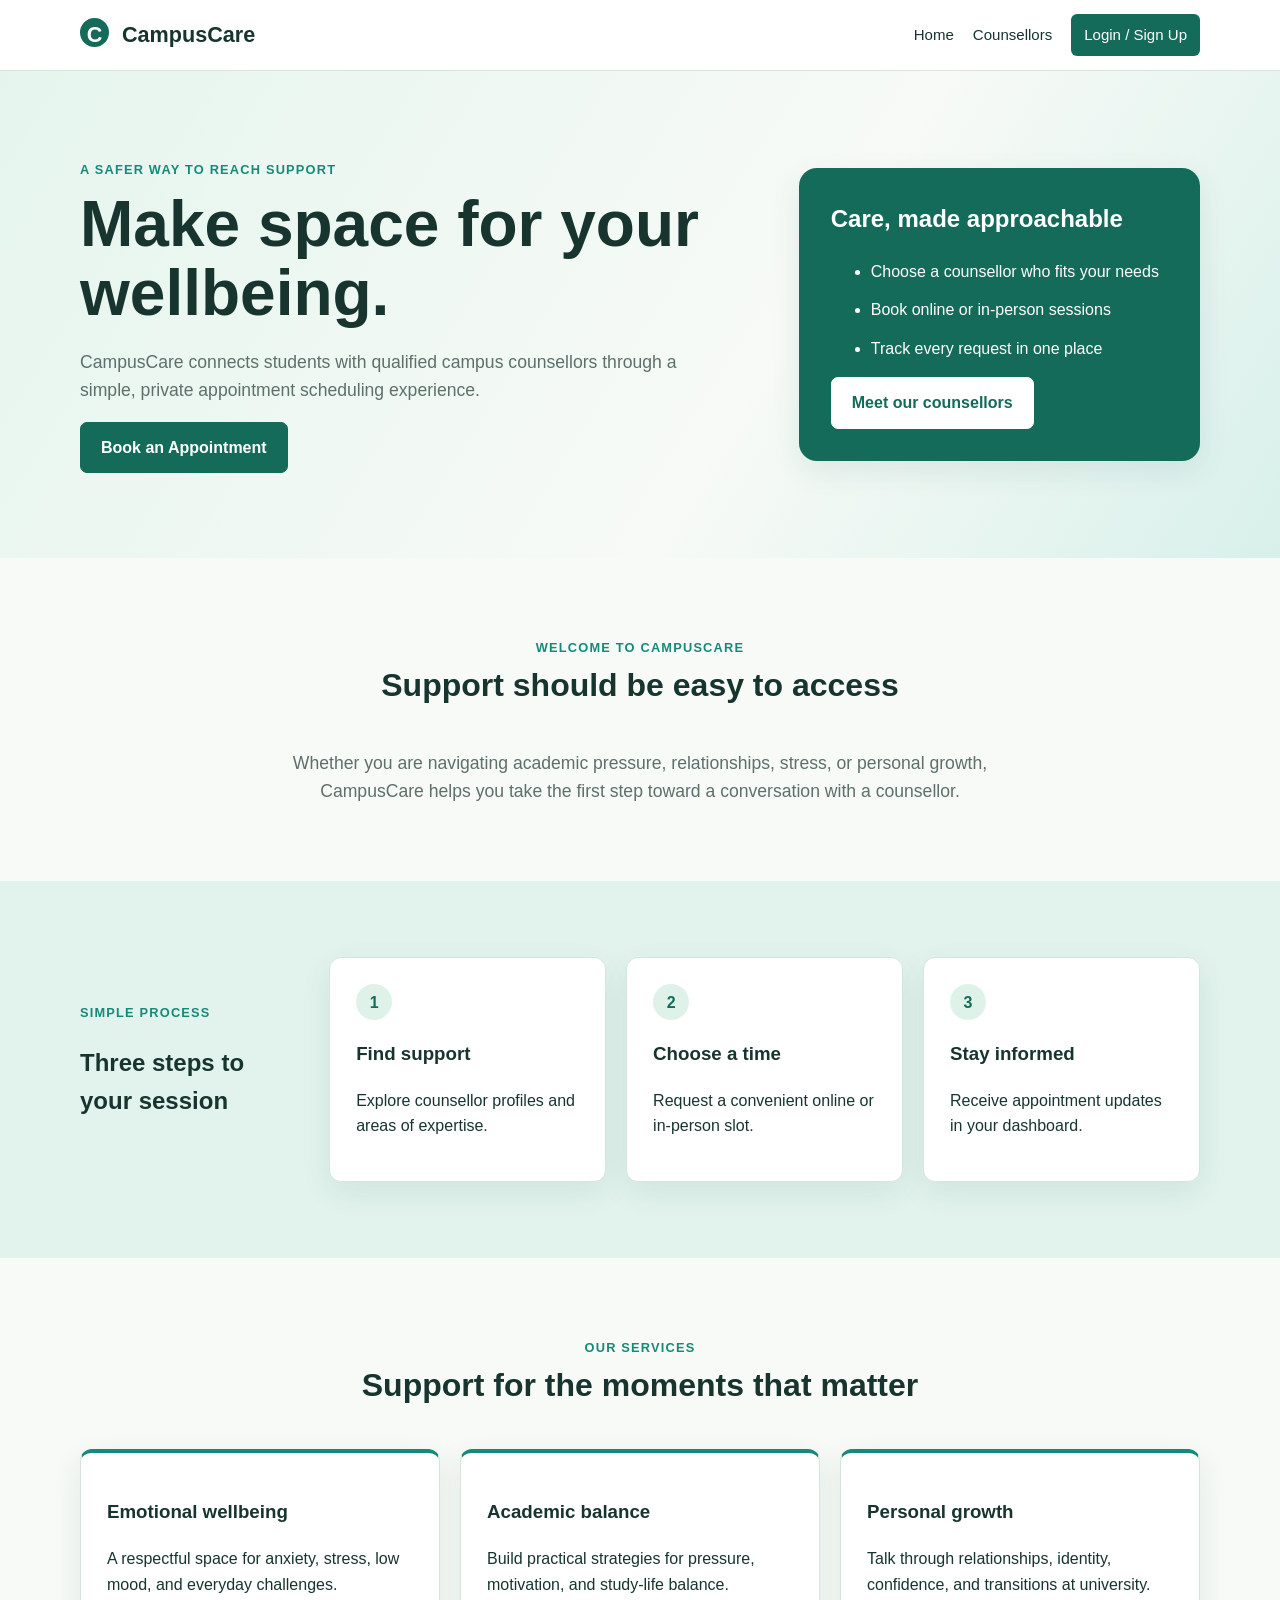
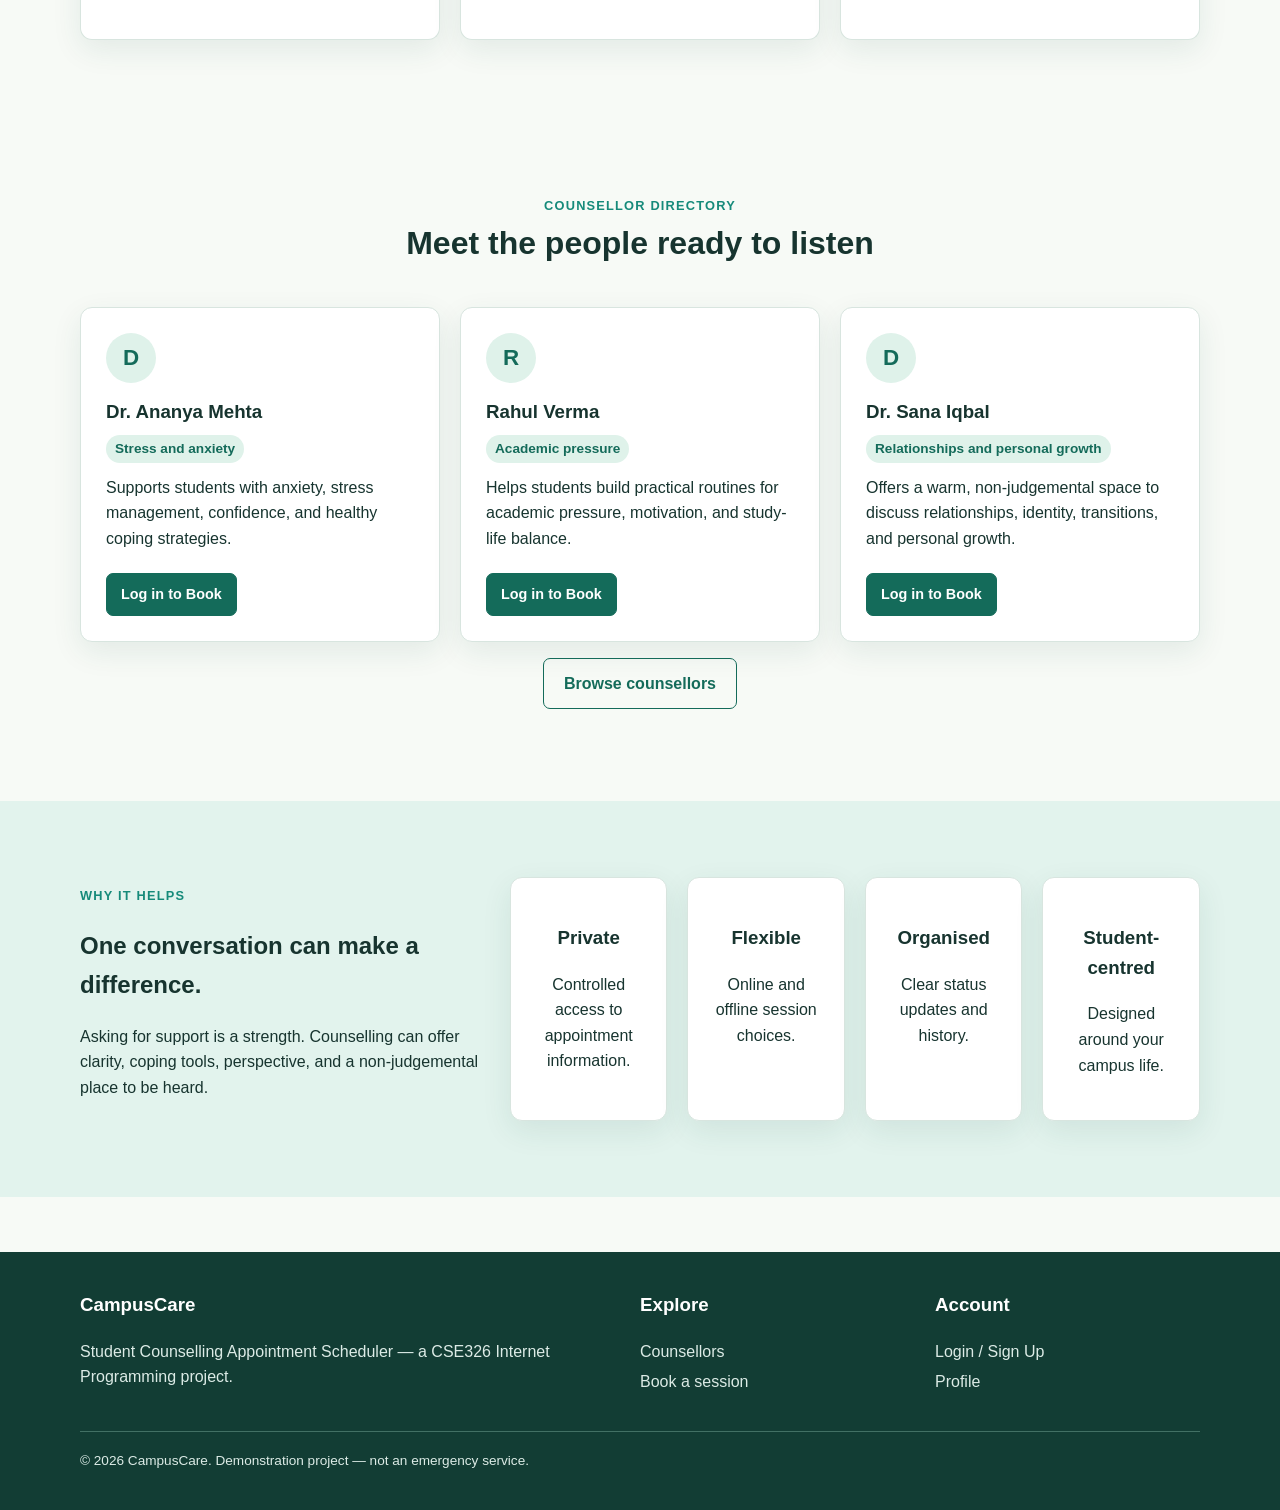
<file: index.html>
<!DOCTYPE html>
<html lang="en">
  <head>
    <meta charset="UTF-8">
    <meta name="viewport" content="width=device-width, initial-scale=1.0">
    <meta name="description" content="CampusCare student counselling appointment scheduler">
    <title>
      CampusCare | Student Counselling
    </title>
    <link rel="stylesheet" href="css/style.css">
  </head>
  <body data-page="home">
    <header class="site-header">
      <div class="container nav-wrap">
        <a class="brand" href="index.html">
          <span class="brand-mark">
            C
          </span>
          CampusCare
        </a>
        <nav id="site-nav" aria-label="Main navigation">
        </nav>
      </div>
    </header>
    <main>
      <section class="hero">
        <div class="container hero-grid">
          <div>
            <span class="eyebrow">
              A safer way to reach support
            </span>
            <h1>
              Make space for your wellbeing.
            </h1>
            <p>
              CampusCare connects students with qualified campus counsellors through a simple, private appointment scheduling experience.
            </p>
            <a class="button" href="book.html">
              Book an Appointment
            </a>
          </div>
          <aside class="hero-panel">
            <h2>
              Care, made approachable
            </h2>
            <ul>
              <li>
                Choose a counsellor who fits your needs
              </li>
              <li>
                Book online or in-person sessions
              </li>
              <li>
                Track every request in one place
              </li>
            </ul>
            <a class="button" href="counsellors.html">
              Meet our counsellors
            </a>
          </aside>
        </div>
      </section>
      <section class="section">
        <div class="container">
          <div class="section-title">
            <span class="eyebrow">
              Welcome to CampusCare
            </span>
            <h2>
              Support should be easy to access
            </h2>
          </div>
          <p class="intro">
            Whether you are navigating academic pressure, relationships, stress, or personal growth, CampusCare helps you take the first step toward a conversation with a counsellor.
          </p>
        </div>
      </section>
      <section class="section feature-callout">
        <div class="container">
          <div>
            <span class="eyebrow">
              Simple process
            </span>
            <h2>
              Three steps to your session
            </h2>
          </div>
          <div class="steps">
            <article class="step">
              <span class="step-number">
                1
              </span>
              <h3>
                Find support
              </h3>
              <p>
                Explore counsellor profiles and areas of expertise.
              </p>
            </article>
            <article class="step">
              <span class="step-number">
                2
              </span>
              <h3>
                Choose a time
              </h3>
              <p>
                Request a convenient online or in-person slot.
              </p>
            </article>
            <article class="step">
              <span class="step-number">
                3
              </span>
              <h3>
                Stay informed
              </h3>
              <p>
                Receive appointment updates in your dashboard.
              </p>
            </article>
          </div>
        </div>
      </section>
      <section class="section">
        <div class="container">
          <div class="section-title">
            <span class="eyebrow">
              Our services
            </span>
            <h2>
              Support for the moments that matter
            </h2>
          </div>
          <div class="service-grid">
            <article class="service-card">
              <h3>
                Emotional wellbeing
              </h3>
              <p>
                A respectful space for anxiety, stress, low mood, and everyday challenges.
              </p>
            </article>
            <article class="service-card">
              <h3>
                Academic balance
              </h3>
              <p>
                Build practical strategies for pressure, motivation, and study-life balance.
              </p>
            </article>
            <article class="service-card">
              <h3>
                Personal growth
              </h3>
              <p>
                Talk through relationships, identity, confidence, and transitions at university.
              </p>
            </article>
          </div>
        </div>
      </section>
      <section class="section">
        <div class="container">
          <div class="section-title">
            <span class="eyebrow">
              Counsellor directory
            </span>
            <h2>
              Meet the people ready to listen
            </h2>
          </div>
          <div id="home-counsellors" class="featured-grid">
            <p class="empty-state">
              Registered counsellors appear in the
              <a href="counsellors.html">
                counsellor directory
              </a>
              .
            </p>
          </div>
          <p class="center-action">
            <a class="button outline" href="counsellors.html">
              Browse counsellors
            </a>
          </p>
        </div>
      </section>
      <section class="section feature-callout">
        <div class="container">
          <div>
            <span class="eyebrow">
              Why it helps
            </span>
            <h2>
              One conversation can make a difference.
            </h2>
            <p>
              Asking for support is a strength. Counselling can offer clarity, coping tools, perspective, and a non-judgemental place to be heard.
            </p>
          </div>
          <div class="benefit-grid">
            <article class="benefit-card">
              <h3>
                Private
              </h3>
              <p>
                Controlled access to appointment information.
              </p>
            </article>
            <article class="benefit-card">
              <h3>
                Flexible
              </h3>
              <p>
                Online and offline session choices.
              </p>
            </article>
            <article class="benefit-card">
              <h3>
                Organised
              </h3>
              <p>
                Clear status updates and history.
              </p>
            </article>
            <article class="benefit-card">
              <h3>
                Student-centred
              </h3>
              <p>
                Designed around your campus life.
              </p>
            </article>
          </div>
        </div>
      </section>
    </main>
    <footer class="site-footer">
      <div class="container footer-grid">
        <div>
          <h3>
            CampusCare
          </h3>
          <p>
            Student Counselling Appointment Scheduler — a CSE326 Internet Programming project.
          </p>
        </div>
        <div>
          <h3>
            Explore
          </h3>
          <a href="counsellors.html">
            Counsellors
          </a>
          <a href="book.html">
            Book a session
          </a>
        </div>
        <div>
          <h3>
            Account
          </h3>
          <a href="login.html">
            Login / Sign Up
          </a>
          <a href="profile.html">
            Profile
          </a>
        </div>
      </div>
      <div class="container copyright">
        © 2026 CampusCare. Demonstration project — not an emergency service.
      </div>
    </footer>
    <script src="js/main.js">
    </script>
  </body>
</html>
</file>
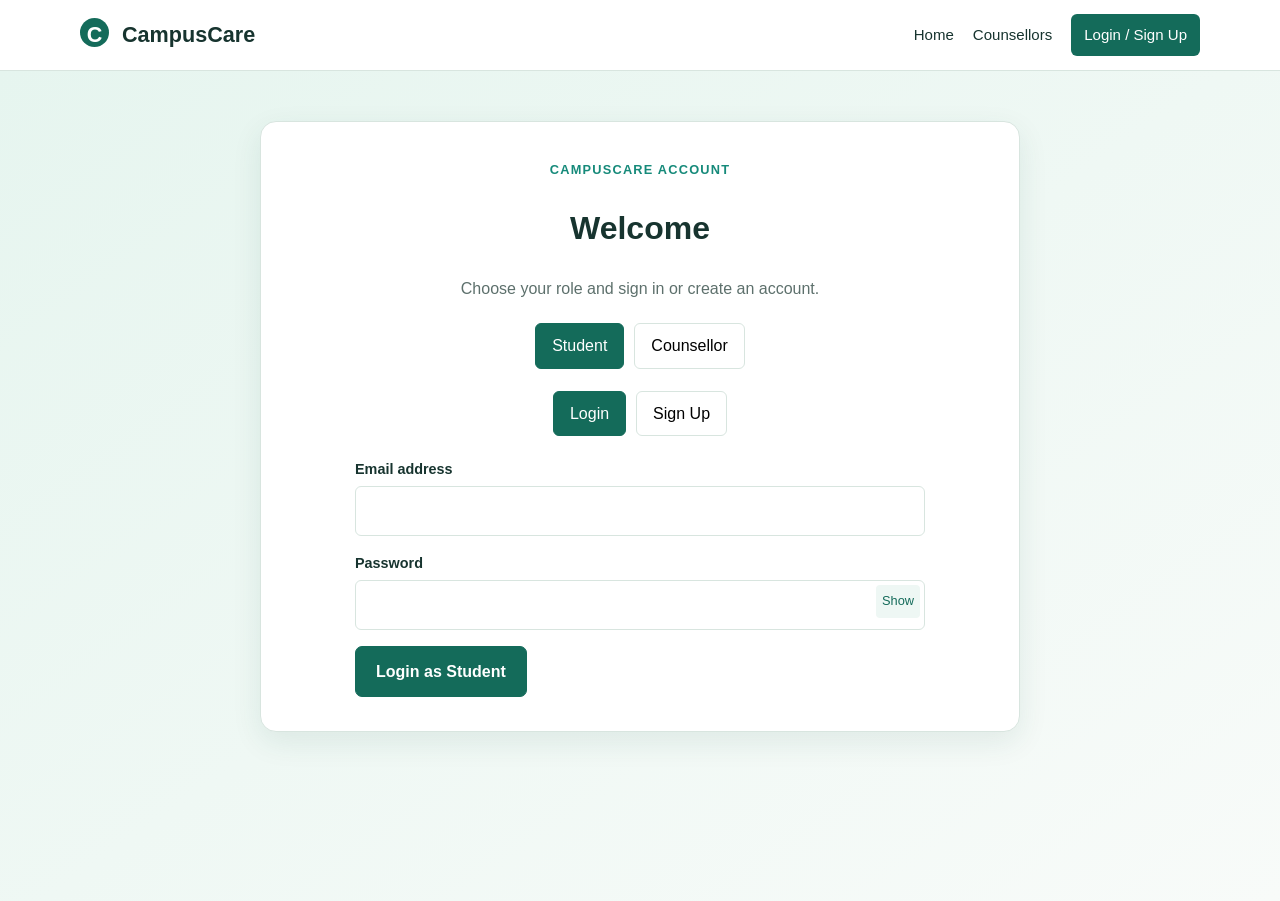
<file: book.html>
<!DOCTYPE html>
<html lang="en">
  <head>
    <meta charset="UTF-8">
    <meta name="viewport" content="width=device-width, initial-scale=1.0">
    <title>
      Book Appointment | CampusCare
    </title>
    <link rel="stylesheet" href="css/style.css">
  </head>
  <body data-page="book">
    <header class="site-header">
      <div class="container nav-wrap">
        <a class="brand" href="index.html">
          <span class="brand-mark">
            C
          </span>
          CampusCare
        </a>
        <nav id="site-nav">
        </nav>
      </div>
    </header>
    <main class="section">
      <div class="container">
        <div class="form-card">
          <span class="eyebrow">
            Student booking
          </span>
          <h1>
            Request an appointment
          </h1>
          <p class="form-note">
            Your request will be sent to the selected counsellor for approval. A rejected or cancelled request releases the time slot.
          </p>
          <div id="message" class="message" hidden>
          </div>
          <form id="booking-form">
            <div class="form-grid">
              <div class="form-group full">
                <label for="counsellor">
                  Select counsellor
                </label>
                <select id="counsellor" name="counsellorId" required>
                </select>
              </div>
              <div class="form-group">
                <label for="appointment-date">
                  Appointment date
                </label>
                <input id="appointment-date" name="date" type="date" required>
              </div>
              <div class="form-group">
                <label for="appointment-time">
                  Appointment time
                </label>
                <input id="appointment-time" name="time" type="time" min="09:00" max="17:00" required>
              </div>
              <div class="form-group">
                <label for="category">
                  Counselling category
                </label>
                <select id="category" name="category" required>
                  <option value="">
                    Choose a category
                  </option>
                  <option>
                    Stress and anxiety
                  </option>
                  <option>
                    Academic pressure
                  </option>
                  <option>
                    Personal growth
                  </option>
                  <option>
                    Relationships
                  </option>
                  <option>
                    Career concerns
                  </option>
                  <option>
                    Other
                  </option>
                </select>
              </div>
              <div class="form-group">
                <label>
                  Session mode
                </label>
                <div class="radio-row">
                  <label>
                    <input type="radio" name="mode" value="Online" required>
                    Online
                  </label>
                  <label>
                    <input type="radio" name="mode" value="Offline" required>
                    Offline
                  </label>
                </div>
              </div>
              <div class="form-group full">
                <label for="additional-message">
                  Additional message (optional)
                </label>
                <textarea id="additional-message" name="message" placeholder="Share anything that may help the counsellor prepare.">
                </textarea>
              </div>
            </div>
            <button class="button" type="submit">
              Send Appointment Request
            </button>
          </form>
        </div>
      </div>
    </main>
    <script src="js/main.js">
    </script>
  </body>
</html>
</file>
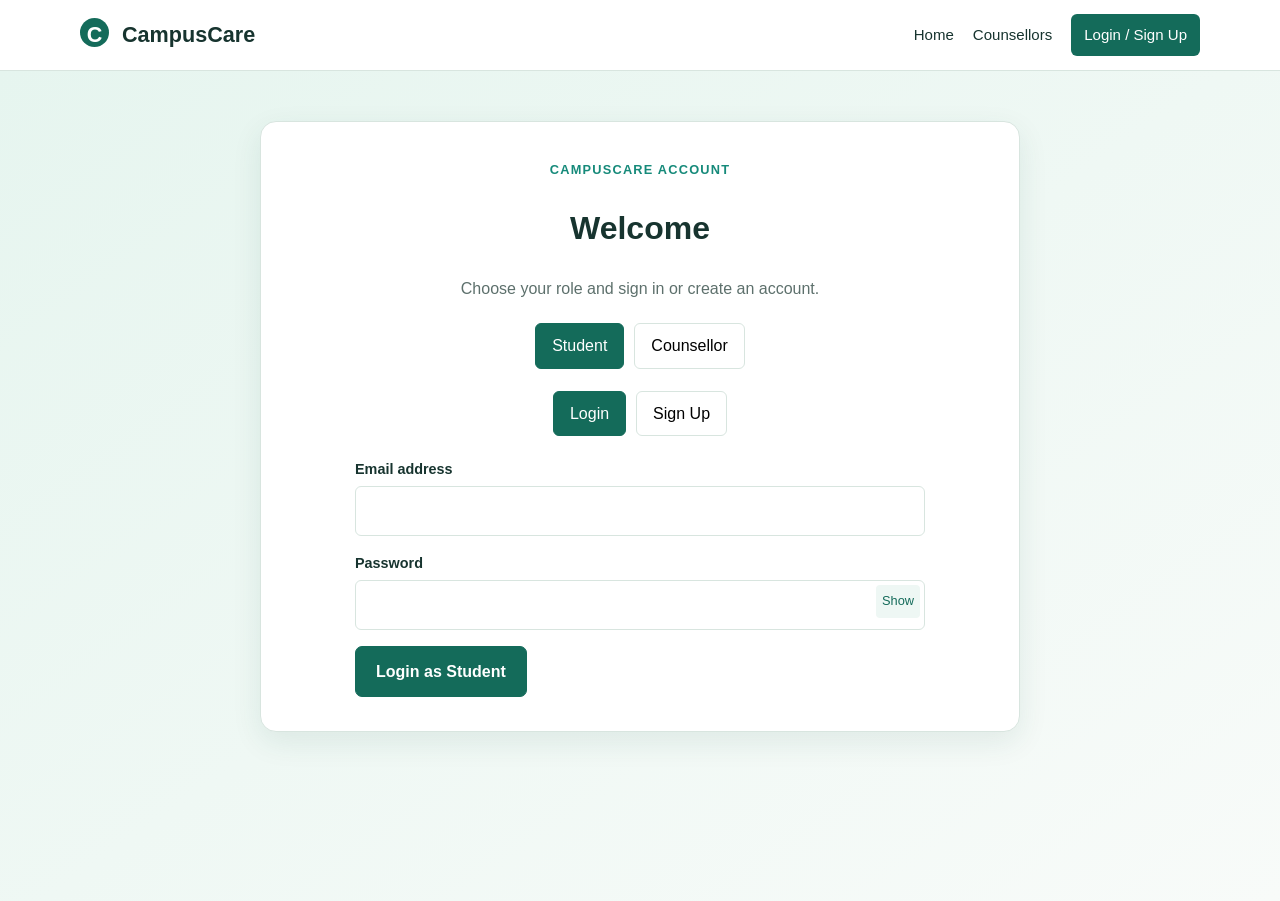
<file: counsellor-dashboard.html>
<!DOCTYPE html>
<html lang="en">
  <head>
    <meta charset="UTF-8">
    <meta name="viewport" content="width=device-width, initial-scale=1.0">
    <title>
      Counsellor Dashboard | CampusCare
    </title>
    <link rel="stylesheet" href="css/style.css">
  </head>
  <body data-page="counsellor-dashboard">
    <header class="site-header">
      <div class="container nav-wrap">
        <a class="brand" href="index.html">
          <span class="brand-mark">
            C
          </span>
          CampusCare
        </a>
        <nav id="site-nav">
        </nav>
      </div>
    </header>
    <main>
      <section class="dashboard-head">
        <div class="container">
          <span class="eyebrow">
            Counsellor dashboard
          </span>
          <h1>
            Welcome,
            <span id="counsellor-name">
            </span>
          </h1>
          <p id="counsellor-specialisation" class="subtle">
          </p>
        </div>
      </section>
      <section class="section">
        <div class="container">
          <div id="counsellor-stats" class="stats counsellor-stats">
          </div>
          <h2>
            Appointment requests
          </h2>
          <div id="requests-list" class="requests">
          </div>
        </div>
      </section>
    </main>
    <footer class="site-footer">
      <div class="container copyright">
        CampusCare — CSE326 demonstration project.
      </div>
    </footer>
    <script src="js/main.js">
    </script>
  </body>
</html>
</file>
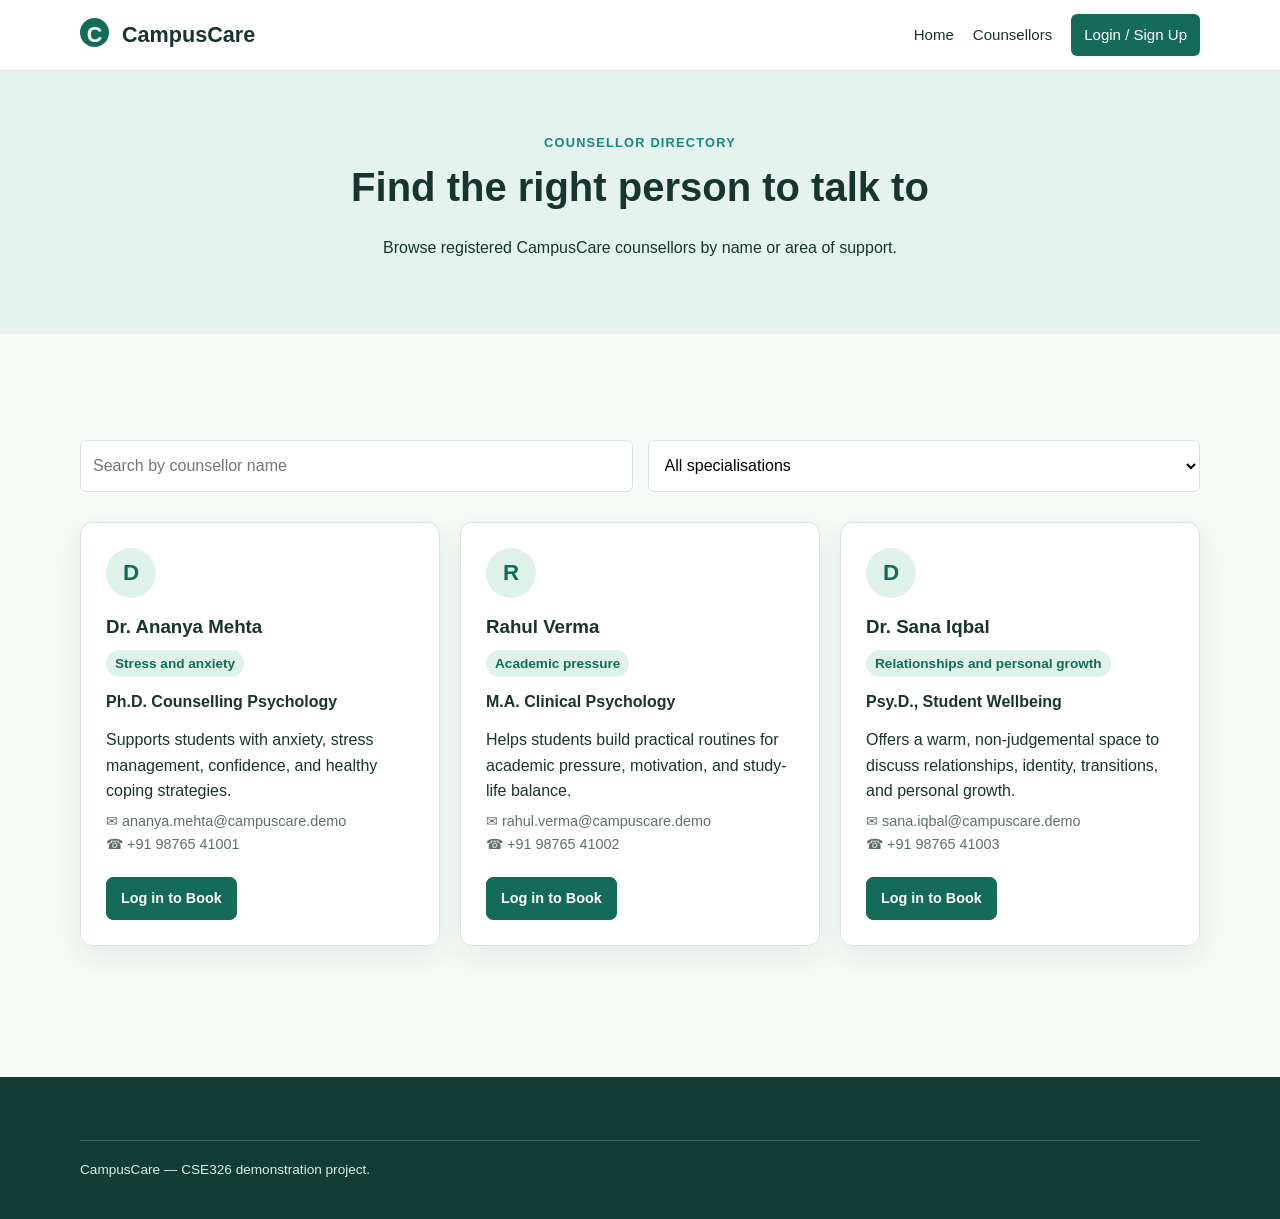
<file: counsellors.html>
<!DOCTYPE html>
<html lang="en">
  <head>
    <meta charset="UTF-8">
    <meta name="viewport" content="width=device-width, initial-scale=1.0">
    <title>
      Counsellors | CampusCare
    </title>
    <link rel="stylesheet" href="css/style.css">
  </head>
  <body data-page="counsellors">
    <header class="site-header">
      <div class="container nav-wrap">
        <a class="brand" href="index.html">
          <span class="brand-mark">
            C
          </span>
          CampusCare
        </a>
        <nav id="site-nav">
        </nav>
      </div>
    </header>
    <main>
      <section class="page-hero">
        <div class="container">
          <span class="eyebrow">
            Counsellor directory
          </span>
          <h1>
            Find the right person to talk to
          </h1>
          <p>
            Browse registered CampusCare counsellors by name or area of support.
          </p>
        </div>
      </section>
      <section class="section">
        <div class="container">
          <div class="filters">
            <input id="counsellor-search" type="search" placeholder="Search by counsellor name">
            <select id="specialisation-filter">
              <option value="">
                All specialisations
              </option>
            </select>
          </div>
          <div id="counsellor-grid" class="featured-grid">
          </div>
        </div>
      </section>
    </main>
    <footer class="site-footer">
      <div class="container copyright">
        CampusCare — CSE326 demonstration project.
      </div>
    </footer>
    <script src="js/main.js">
    </script>
  </body>
</html>
</file>
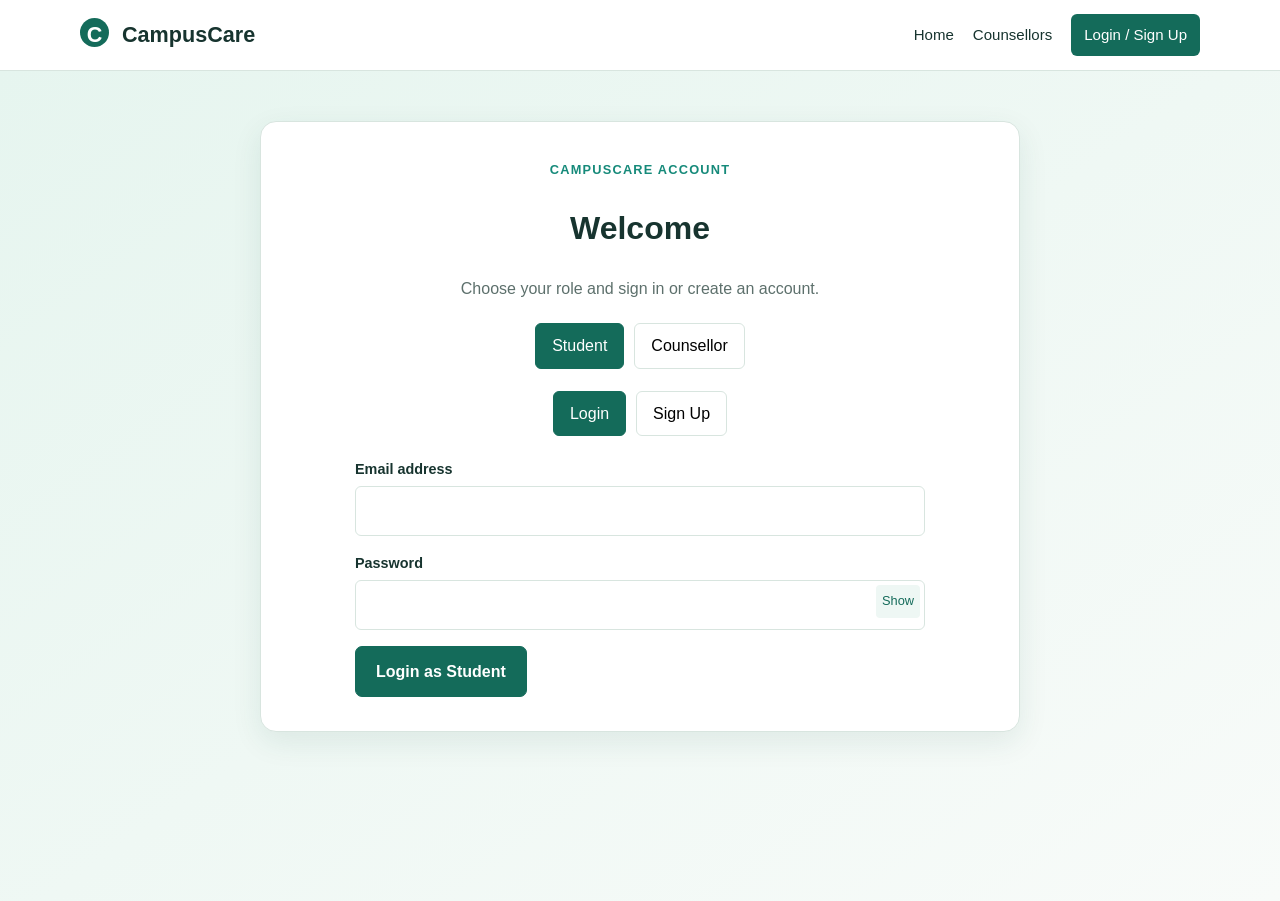
<file: login.html>
<!DOCTYPE html>
<html lang="en">
  <head>
    <meta charset="UTF-8">
    <meta name="viewport" content="width=device-width, initial-scale=1.0">
    <title>
      Login | CampusCare
    </title>
    <link rel="stylesheet" href="css/style.css">
  </head>
  <body data-page="login">
    <header class="site-header">
      <div class="container nav-wrap">
        <a class="brand" href="index.html">
          <span class="brand-mark">
            C
          </span>
          CampusCare
        </a>
        <nav id="site-nav">
        </nav>
      </div>
    </header>
    <main class="auth-page">
      <div class="auth-shell">
        <div class="auth-head">
          <span class="eyebrow">
            CampusCare account
          </span>
          <h1>
            Welcome
          </h1>
          <p class="subtle">
            Choose your role and sign in or create an account.
          </p>
        </div>
        <div class="role-switch">
          <button class="switch-button" data-role="student">
            Student
          </button>
          <button class="switch-button" data-role="counsellor">
            Counsellor
          </button>
        </div>
        <div class="mode-switch">
          <button class="switch-button" data-mode="login">
            Login
          </button>
          <button class="switch-button" data-mode="signup">
            Sign Up
          </button>
        </div>
        <div id="message" class="message" hidden>
        </div>
        <form id="student-login" class="auth-form" data-role="student" data-mode="login">
          <div class="form-group">
            <label for="sl-email">
              Email address
            </label>
            <input id="sl-email" name="email" type="email" required>
          </div>
          <div class="form-group">
            <label for="sl-password">
              Password
            </label>
            <div class="password-wrap">
              <input id="sl-password" name="password" type="password" required>
              <button class="password-toggle" data-target="sl-password" type="button">
                Show
              </button>
            </div>
          </div>
          <button class="button" type="submit">
            Login as Student
          </button>
        </form>
        <form id="counsellor-login" class="auth-form" data-role="counsellor" data-mode="login" hidden>
          <div class="form-group">
            <label for="cl-email">
              Email address
            </label>
            <input id="cl-email" name="email" type="email" required>
          </div>
          <div class="form-group">
            <label for="cl-password">
              Password
            </label>
            <div class="password-wrap">
              <input id="cl-password" name="password" type="password" required>
              <button class="password-toggle" data-target="cl-password" type="button">
                Show
              </button>
            </div>
          </div>
          <button class="button" type="submit">
            Login as Counsellor
          </button>
        </form>
        <form id="student-signup" class="auth-form" data-role="student" data-mode="signup" hidden>
          <div class="form-grid">
            <div class="form-group">
              <label>
                Full name
              </label>
              <input name="name" required>
            </div>
            <div class="form-group">
              <label>
                Email address
              </label>
              <input name="email" type="email" required>
            </div>
            <div class="form-group">
              <label>
                Phone number
              </label>
              <input name="phone" type="tel" pattern="[0-9+ -]{7,20}" required>
            </div>
            <div class="form-group">
              <label>
                Password
              </label>
              <div class="password-wrap">
                <input id="ss-password" name="password" type="password" required>
                <button class="password-toggle" data-target="ss-password" type="button">
                  Show
                </button>
              </div>
            </div>
            <div class="form-group full">
              <label>
                Confirm password
              </label>
              <input name="confirmPassword" type="password" required>
            </div>
          </div>
          <button class="button" type="submit">
            Create Student Account
          </button>
        </form>
        <form id="counsellor-signup" class="auth-form" data-role="counsellor" data-mode="signup" hidden>
          <div class="form-grid">
            <div class="form-group">
              <label>
                Full name
              </label>
              <input name="name" required>
            </div>
            <div class="form-group">
              <label>
                Email address
              </label>
              <input name="email" type="email" required>
            </div>
            <div class="form-group">
              <label>
                Phone number
              </label>
              <input name="phone" type="tel" pattern="[0-9+ -]{7,20}" required>
            </div>
            <div class="form-group">
              <label>
                Specialisation
              </label>
              <input name="specialisation" placeholder="e.g. Stress management" required>
            </div>
            <div class="form-group">
              <label>
                Qualification
              </label>
              <input name="qualification" placeholder="e.g. M.A. Psychology" required>
            </div>
            <div class="form-group">
              <label>
                Password
              </label>
              <div class="password-wrap">
                <input id="cs-password" name="password" type="password" required>
                <button class="password-toggle" data-target="cs-password" type="button">
                  Show
                </button>
              </div>
            </div>
            <div class="form-group full">
              <label>
                Professional description
              </label>
              <textarea name="description" required>
              </textarea>
            </div>
            <div class="form-group full">
              <label>
                Confirm password
              </label>
              <input name="confirmPassword" type="password" required>
            </div>
          </div>
          <button class="button" type="submit">
            Create Counsellor Account
          </button>
        </form>
      </div>
    </main>
    <script src="js/main.js">
    </script>
  </body>
</html>
</file>
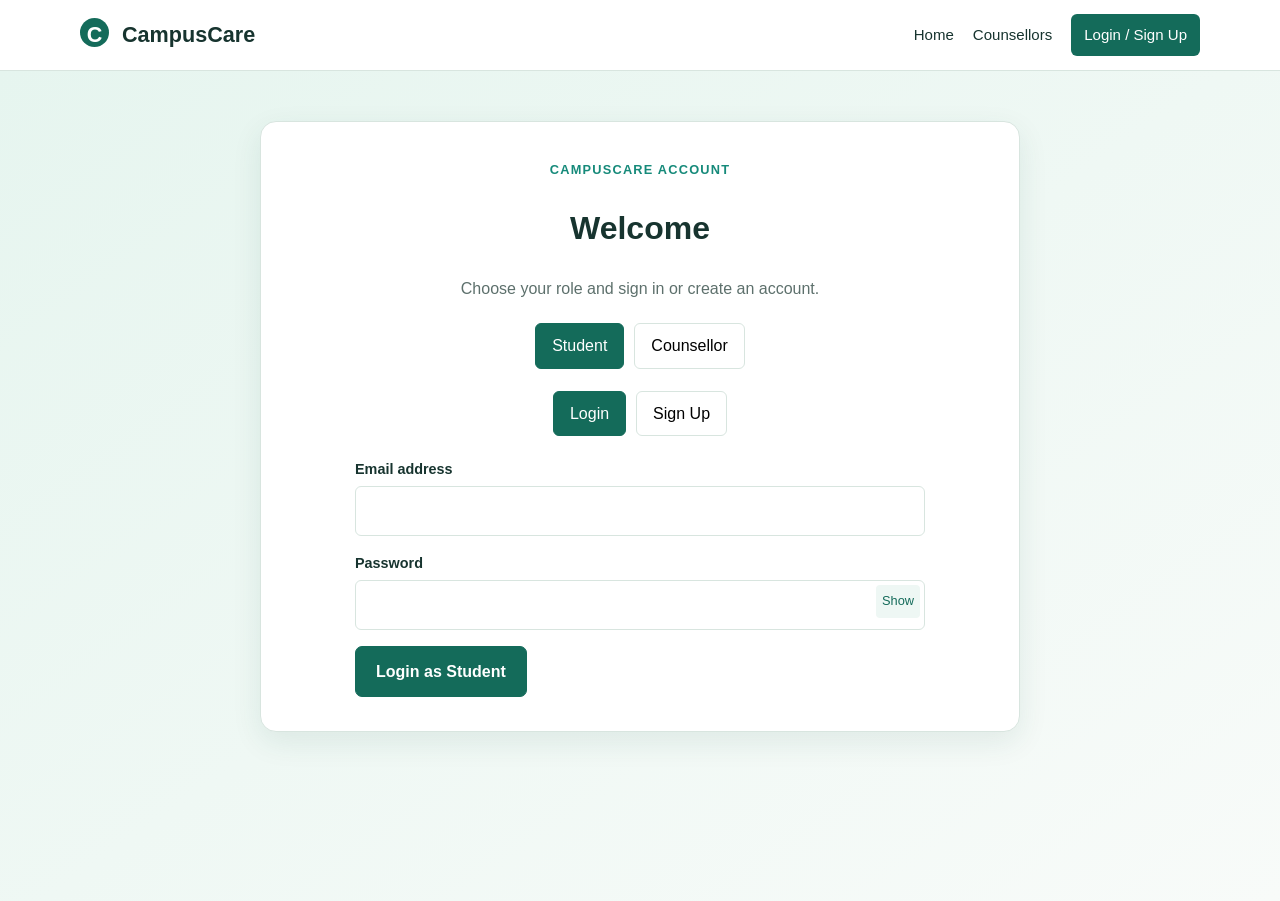
<file: profile.html>
<!DOCTYPE html>
<html lang="en">
  <head>
    <meta charset="UTF-8">
    <meta name="viewport" content="width=device-width, initial-scale=1.0">
    <title>
      Profile | CampusCare
    </title>
    <link rel="stylesheet" href="css/style.css">
  </head>
  <body data-page="profile">
    <header class="site-header">
      <div class="container nav-wrap">
        <a class="brand" href="index.html">
          <span class="brand-mark">
            C
          </span>
          CampusCare
        </a>
        <nav id="site-nav">
        </nav>
      </div>
    </header>
    <main class="section">
      <div class="container">
        <div class="form-card">
          <span class="eyebrow" id="role-label">
          </span>
          <h1 id="profile-heading">
            Profile
          </h1>
          <div class="meta-list">
            <p>
              <span>
                Account ID:
              </span>
              <span id="profile-id">
              </span>
            </p>
            <p>
              Email is your account identifier and cannot be changed in this demonstration.
            </p>
          </div>
          <div id="message" class="message" hidden>
          </div>
          <form id="profile-form">
            <div class="form-grid">
              <div class="form-group">
                <label for="profile-name">
                  Full name
                </label>
                <input id="profile-name" name="name" required>
              </div>
              <div class="form-group">
                <label for="profile-email">
                  Email address
                </label>
                <input id="profile-email" name="email" type="email" readonly>
              </div>
              <div class="form-group">
                <label for="profile-phone">
                  Phone number
                </label>
                <input id="profile-phone" name="phone" type="tel" pattern="[0-9+ -]{7,20}" required>
              </div>
            </div>
            <div id="professional-fields" class="form-grid" hidden>
              <div class="form-group">
                <label>
                  Specialisation
                </label>
                <input name="specialisation" required>
              </div>
              <div class="form-group">
                <label>
                  Qualification
                </label>
                <input name="qualification" required>
              </div>
              <div class="form-group full">
                <label>
                  Professional description
                </label>
                <textarea name="description" required>
                </textarea>
              </div>
            </div>
            <button class="button" type="submit">
              Save changes
            </button>
          </form>
        </div>
      </div>
    </main>
    <footer class="site-footer">
      <div class="container copyright">
        CampusCare — CSE326 demonstration project.
      </div>
    </footer>
    <script src="js/main.js">
    </script>
  </body>
</html>
</file>
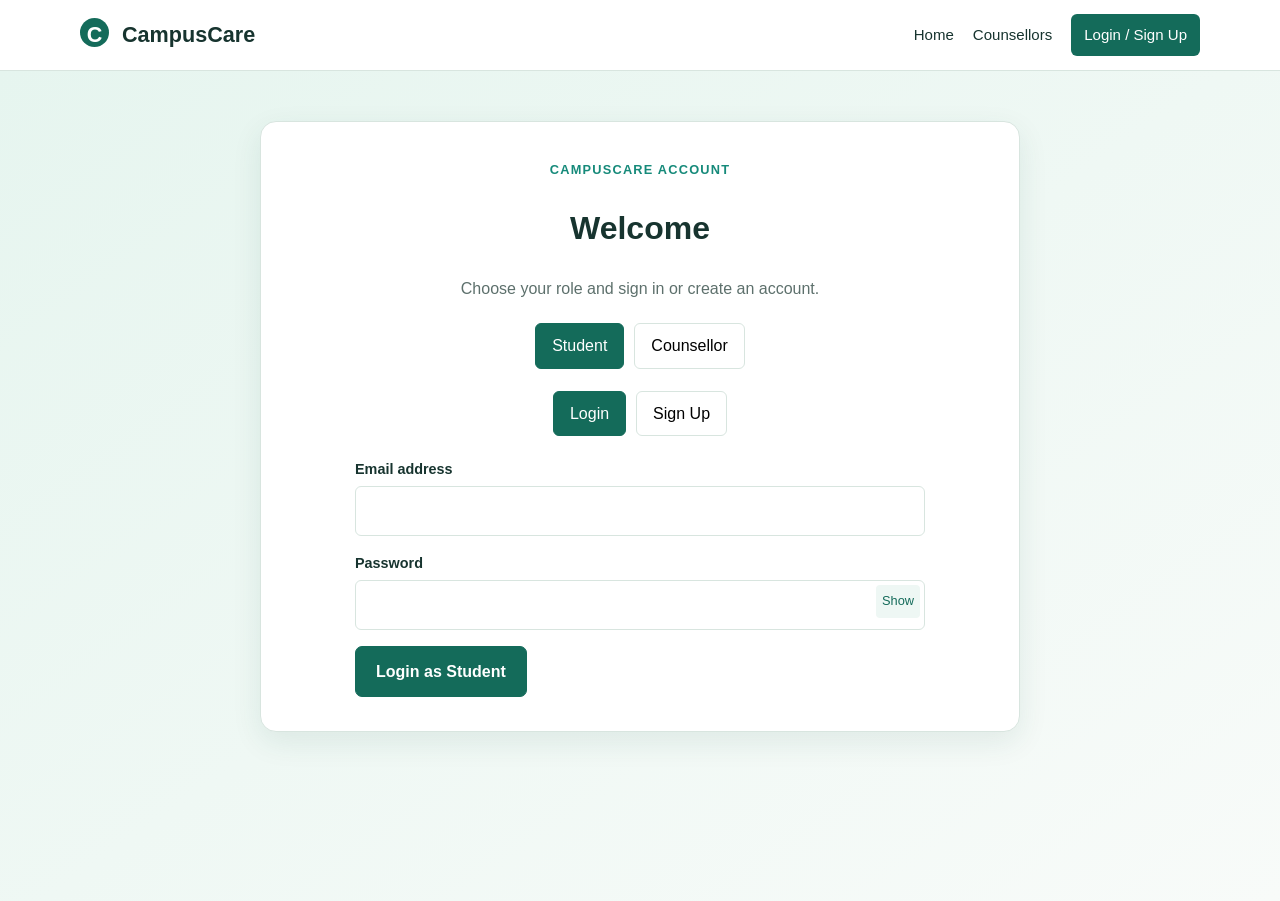
<file: student-dashboard.html>
<!DOCTYPE html>
<html lang="en">
  <head>
    <meta charset="UTF-8">
    <meta name="viewport" content="width=device-width, initial-scale=1.0">
    <title>
      Student Dashboard | CampusCare
    </title>
    <link rel="stylesheet" href="css/style.css">
  </head>
  <body data-page="student-dashboard">
    <header class="site-header">
      <div class="container nav-wrap">
        <a class="brand" href="index.html">
          <span class="brand-mark">
            C
          </span>
          CampusCare
        </a>
        <nav id="site-nav">
        </nav>
      </div>
    </header>
    <main>
      <section class="dashboard-head">
        <div class="container">
          <span class="eyebrow">
            Student dashboard
          </span>
          <h1>
            Hello,
            <span id="student-name">
            </span>
          </h1>
          <p id="student-email" class="subtle">
          </p>
          <a class="button small" href="book.html">
            Book an Appointment
          </a>
        </div>
      </section>
      <section class="section">
        <div class="container">
          <div id="student-stats" class="stats">
          </div>
          <h2>
            Appointment history
          </h2>
          <div class="table-wrap">
            <table>
              <thead>
                <tr>
                  <th>
                    Counsellor
                  </th>
                  <th>
                    Date
                  </th>
                  <th>
                    Time
                  </th>
                  <th>
                    Category
                  </th>
                  <th>
                    Mode
                  </th>
                  <th>
                    Status
                  </th>
                  <th>
                    Action
                  </th>
                </tr>
              </thead>
              <tbody id="student-appointments">
              </tbody>
            </table>
          </div>
        </div>
      </section>
    </main>
    <footer class="site-footer">
      <div class="container copyright">
        CampusCare — CSE326 demonstration project.
      </div>
    </footer>
    <script src="js/main.js">
    </script>
  </body>
</html>
</file>
<file: css/style.css>
/* ===== Base and shared layout ===== */
:root {
  --green: #146b5a;
  --teal: #168a7a;
  --ink: #17342f;
  --muted: #5d706c;
  --cream: #f7faf6;
  --line: #d8e5df;
  --white: #fff;
  --danger: #b34646;
  --shadow: 0 10px 30px rgba(21, 77, 64, .09)
}
.center-action {
  text-align: center
}
* {
  box-sizing: border-box
}
body {
  margin: 0;
  font-family: Arial, Helvetica, sans-serif;
  color: var(--ink);
  background: var(--cream);
  line-height: 1.6
}
a {
  color: var(--green);
  text-decoration: none
}
a:hover {
  text-decoration: underline
}
button, input, select, textarea {
  font: inherit
}
.container {
  width: min(1120px, 92%);
  margin: auto
}
.section {
  padding: 76px 0
}
.section-title {
  text-align: center;
  max-width: 670px;
  margin: 0 auto 38px
}
.section-title h2 {
  font-size: 2rem;
  margin: 0 0 8px
}
.eyebrow {
  color: var(--teal);
  font-weight: bold;
  text-transform: uppercase;
  letter-spacing: 1.2px;
  font-size: .8rem
}
.button {
  display: inline-block;
  border: 1px solid var(--green);
  background: var(--green);
  color: #fff;
  padding: 12px 20px;
  border-radius: 7px;
  font-weight: bold;
  cursor: pointer;
  text-decoration: none
}
.button:hover {
  background: #0f594a;
  text-decoration: none;
  transform: translateY(-1px)
}
.button.small {
  padding: 9px 14px;
  font-size: .9rem
}
.button.outline {
  background: transparent;
  color: var(--green)
}
.button.outline:hover {
  background: #eef7f4
}
.text-action, .link-button {
  border: 0;
  background: none;
  color: var(--green);
  cursor: pointer;
  font-weight: bold;
  padding: 5px
}
.text-action.danger {
  color: var(--danger)
}
/* ===== Navigation ===== */
.site-header {
  background: #fff;
  border-bottom: 1px solid var(--line);
  position: sticky;
  top: 0;
  z-index: 5
}
.nav-wrap {
  min-height: 70px;
  display: flex;
  align-items: center;
  justify-content: space-between
}
.brand {
  font-size: 1.35rem;
  font-weight: bold;
  color: var(--ink);
  text-decoration: none
}
.brand-mark {
  display: inline-grid;
  place-items: center;
  background: var(--green);
  color: #fff;
  width: 29px;
  height: 29px;
  border-radius: 50%;
  margin-right: 7px
}
.nav-links {
  display: flex;
  align-items: center;
  gap: 19px
}
.nav-links a, .link-button {
  font-size: .94rem;
  color: var(--ink)
}
.nav-links .nav-cta {
  background: var(--green);
  color: #fff;
  padding: 9px 13px;
  border-radius: 6px
}
.menu-toggle {
  display: none;
  border: 0;
  background: none;
  font-size: 1.5rem;
  color: var(--green)
}
/* ===== Home page ===== */
.hero {
  background: linear-gradient(122deg, #e5f5ee 0%, #f7faf6 60%, #d8f0ea 100%);
  padding: 85px 0
}
.hero-grid {
  display: grid;
  grid-template-columns: 1.25fr .75fr;
  gap: 50px;
  align-items: center
}
.hero h1 {
  font-size: clamp(2.4rem, 5vw, 4.4rem);
  line-height: 1.08;
  margin: 8px 0 20px
}
.hero p {
  font-size: 1.1rem;
  max-width: 600px;
  color: var(--muted)
}
.hero-panel {
  background: var(--green);
  color: #fff;
  padding: 32px;
  border-radius: 18px;
  box-shadow: var(--shadow)
}
.hero-panel h2 {
  margin-top: 0
}
.hero-panel li {
  margin: 13px 0
}
.hero-panel .button {
  background: #fff;
  color: var(--green);
  border-color: #fff
}
.intro {
  text-align: center;
  max-width: 780px;
  margin: auto;
  font-size: 1.1rem;
  color: var(--muted)
}
.steps, .service-grid, .benefit-grid, .featured-grid {
  display: grid;
  gap: 20px
}
.steps {
  grid-template-columns: repeat(3, 1fr)
}
.step, .service-card, .benefit-card, .counsellor-card, .stat-card, .request-card {
  background: #fff;
  border: 1px solid var(--line);
  border-radius: 12px;
  box-shadow: var(--shadow)
}
.step, .service-card, .benefit-card {
  padding: 26px
}
.step-number {
  display: grid;
  place-items: center;
  width: 36px;
  height: 36px;
  border-radius: 50%;
  background: #dff2ea;
  color: var(--green);
  font-weight: bold
}
.service-grid {
  grid-template-columns: repeat(3, 1fr)
}
.service-card {
  border-top: 4px solid var(--teal)
}
.benefit-grid {
  grid-template-columns: repeat(4, 1fr)
}
.benefit-card {
  text-align: center
}
.featured-grid {
  grid-template-columns: repeat(3, 1fr)
}
.feature-callout {
  background: #e2f3ed
}
.feature-callout .container {
  display: flex;
  align-items: center;
  justify-content: space-between;
  gap: 30px
}
/* ===== Counsellors page ===== */
.page-hero {
  padding: 58px 0;
  background: #e4f3ed;
  text-align: center
}
.page-hero h1 {
  margin: 0;
  font-size: 2.5rem
}
.filters {
  display: flex;
  gap: 15px;
  margin: 30px 0
}
.filters input, .filters select {
  flex: 1;
  padding: 12px;
  border: 1px solid var(--line);
  border-radius: 7px;
  background: #fff
}
.counsellor-card {
  padding: 25px;
  display: flex;
  flex-direction: column;
  align-items: flex-start
}
.avatar {
  display: grid;
  place-items: center;
  width: 50px;
  height: 50px;
  border-radius: 50%;
  background: #dff2ea;
  color: var(--green);
  font-size: 1.4rem;
  font-weight: bold
}
.counsellor-card h3 {
  margin: 14px 0 2px
}
.counsellor-card p {
  margin: 6px 0
}
.tag {
  display: inline-block;
  background: #dff2ea;
  color: var(--green);
  padding: 3px 9px;
  border-radius: 99px;
  font-size: .85rem;
  font-weight: bold
}
.contact {
  color: var(--muted);
  font-size: .9rem;
  margin-top: auto!important
}
.counsellor-card .button {
  margin-top: 15px
}
.empty-state {
  grid-column: 1/-1;
  padding: 45px;
  text-align: center;
  background: #fff;
  border: 1px dashed var(--line);
  border-radius: 12px
}
/* ===== Authentication page ===== */
.auth-page {
  min-height: calc(100vh - 70px);
  padding: 50px 0;
  background: linear-gradient(145deg, #e6f5ef, #f8fbf9)
}
.auth-shell {
  max-width: 760px;
  margin: auto;
  background: #fff;
  border: 1px solid var(--line);
  border-radius: 16px;
  padding: 34px;
  box-shadow: var(--shadow)
}
.auth-head {
  text-align: center
}
.role-switch, .mode-switch {
  display: flex;
  gap: 10px;
  justify-content: center;
  margin: 22px 0
}
.switch-button {
  padding: 9px 16px;
  border: 1px solid var(--line);
  background: #fff;
  border-radius: 6px;
  cursor: pointer
}
.switch-button.selected {
  background: var(--green);
  color: #fff;
  border-color: var(--green)
}
.auth-form {
  max-width: 570px;
  margin: auto
}
.form-grid {
  display: grid;
  grid-template-columns: 1fr 1fr;
  gap: 16px
}
.form-group {
  margin-bottom: 16px
}
.form-group.full {
  grid-column: 1/-1
}
.form-group label {
  display: block;
  font-weight: bold;
  font-size: .9rem;
  margin-bottom: 5px
}
.form-group input, .form-group select, .form-group textarea {
  width: 100%;
  padding: 11px;
  border: 1px solid var(--line);
  border-radius: 6px;
  background: #fff
}
.form-group textarea {
  min-height: 95px;
  resize: vertical
}
.password-wrap {
  position: relative
}
.password-wrap input {
  padding-right: 62px
}
.password-toggle {
  position: absolute;
  right: 5px;
  top: 5px;
  border: 0;
  background: #eef7f4;
  color: var(--green);
  padding: 6px;
  border-radius: 4px;
  cursor: pointer;
  font-size: .8rem
}
.message {
  padding: 11px 14px;
  border-radius: 6px;
  margin: 16px auto;
  max-width: 570px
}
.message.success {
  background: #def4e8;
  color: #155b3d
}
.message.error {
  background: #f9e3e3;
  color: #8d2929
}
/* ===== Booking and profile forms ===== */
.form-card {
  max-width: 760px;
  margin: 45px auto;
  background: #fff;
  padding: 32px;
  border: 1px solid var(--line);
  border-radius: 14px;
  box-shadow: var(--shadow)
}
.form-note {
  background: #eef7f4;
  padding: 12px;
  border-radius: 6px;
  color: var(--muted);
  font-size: .92rem
}
.meta-list {
  background: #eef7f4;
  border-radius: 8px;
  padding: 15px;
  margin: 0 0 22px
}
.meta-list p {
  margin: 4px 0
}
.meta-list span {
  font-weight: bold
}
.radio-row {
  display: flex;
  gap: 22px;
  padding: 8px 0
}
.radio-row label {
  font-weight: normal
}
/* ===== Dashboards ===== */
.dashboard-head {
  padding: 45px 0 25px
}
.dashboard-head h1 {
  margin: 0
}
.subtle {
  color: var(--muted)
}
.stats {
  display: grid;
  grid-template-columns: repeat(5, 1fr);
  gap: 15px;
  margin: 20px 0 34px
}
.counsellor-stats {
  grid-template-columns: repeat(4, 1fr)
}
.stat-card {
  padding: 18px
}
.stat-card span {
  display: block;
  color: var(--muted);
  font-size: .88rem
}
.stat-card strong {
  font-size: 2rem;
  color: var(--green)
}
.table-wrap {
  overflow-x: auto;
  background: #fff;
  border: 1px solid var(--line);
  border-radius: 12px;
  box-shadow: var(--shadow)
}
table {
  border-collapse: collapse;
  width: 100%;
  min-width: 720px
}
th, td {
  padding: 14px;
  text-align: left;
  border-bottom: 1px solid var(--line);
  font-size: .92rem
}
th {
  background: #edf7f2
}
.status {
  display: inline-block;
  padding: 3px 8px;
  border-radius: 99px;
  font-size: .78rem;
  font-weight: bold
}
.status.pending {
  background: #fff1cc;
  color: #806000
}
.status.approved {
  background: #dff3e6;
  color: #187345
}
.status.rejected, .status.cancelled {
  background: #f8dfdf;
  color: #a53333
}
.requests {
  display: grid;
  gap: 15px
}
.request-card {
  padding: 20px;
  display: flex;
  justify-content: space-between;
  gap: 20px
}
.request-card h3 {
  margin: 0
}
.request-card p {
  margin: 6px 0
}
.student-message {
  color: var(--muted);
  font-style: italic
}
.request-actions {
  display: flex;
  flex-direction: column;
  align-items: stretch;
  gap: 8px;
  min-width: 110px
}
/* ===== Footer ===== */
.site-footer {
  background: #123d34;
  color: #dcebe6;
  padding: 38px 0;
  margin-top: 55px
}
.footer-grid {
  display: grid;
  grid-template-columns: 2fr 1fr 1fr;
  gap: 30px
}
.site-footer h3 {
  color: #fff;
  margin-top: 0
}
.site-footer a {
  display: block;
  color: #dcebe6;
  margin: 5px 0
}
.copyright {
  border-top: 1px solid #427064;
  padding-top: 18px;
  margin-top: 25px;
  font-size: .85rem
}
/* ===== Responsive rules ===== */
@media(max-width: 800px) {
  .hero-grid, .feature-callout .container {
    grid-template-columns: 1fr;
    display: grid
  }
  .steps, .service-grid, .featured-grid {
    grid-template-columns: 1fr
  }
  .benefit-grid {
    grid-template-columns: repeat(2, 1fr)
  }
  .stats, .counsellor-stats {
    grid-template-columns: repeat(2, 1fr)
  }
  .nav-links {
    display: none;
    position: absolute;
    left: 0;
    right: 0;
    top: 70px;
    padding: 15px;
    background: #fff;
    border-bottom: 1px solid var(--line);
    flex-direction: column;
    align-items: stretch;
    gap: 5px
  }
  .nav-links.open {
    display: flex
  }
  .nav-links a, .link-button {
    text-align: left;
    padding: 9px
  }
  .menu-toggle {
    display: block
  }
  .form-grid {
    grid-template-columns: 1fr
  }
  .request-card {
    flex-direction: column
  }
  .request-actions {
    align-items: flex-start
  }
  .footer-grid {
    grid-template-columns: 1fr 1fr
  }
}
@media(max-width: 480px) {
  .section {
    padding: 52px 0
  }
  .hero {
    padding: 60px 0
  }
  .auth-shell, .form-card {
    padding: 22px
  }
  .role-switch, .mode-switch {
    flex-wrap: wrap
  }
  .filters {
    flex-direction: column
  }
  .benefit-grid, .stats, .counsellor-stats {
    grid-template-columns: 1fr
  }
  .footer-grid {
    grid-template-columns: 1fr
  }
  .page-hero h1 {
    font-size: 2rem
  }
}
</file>
